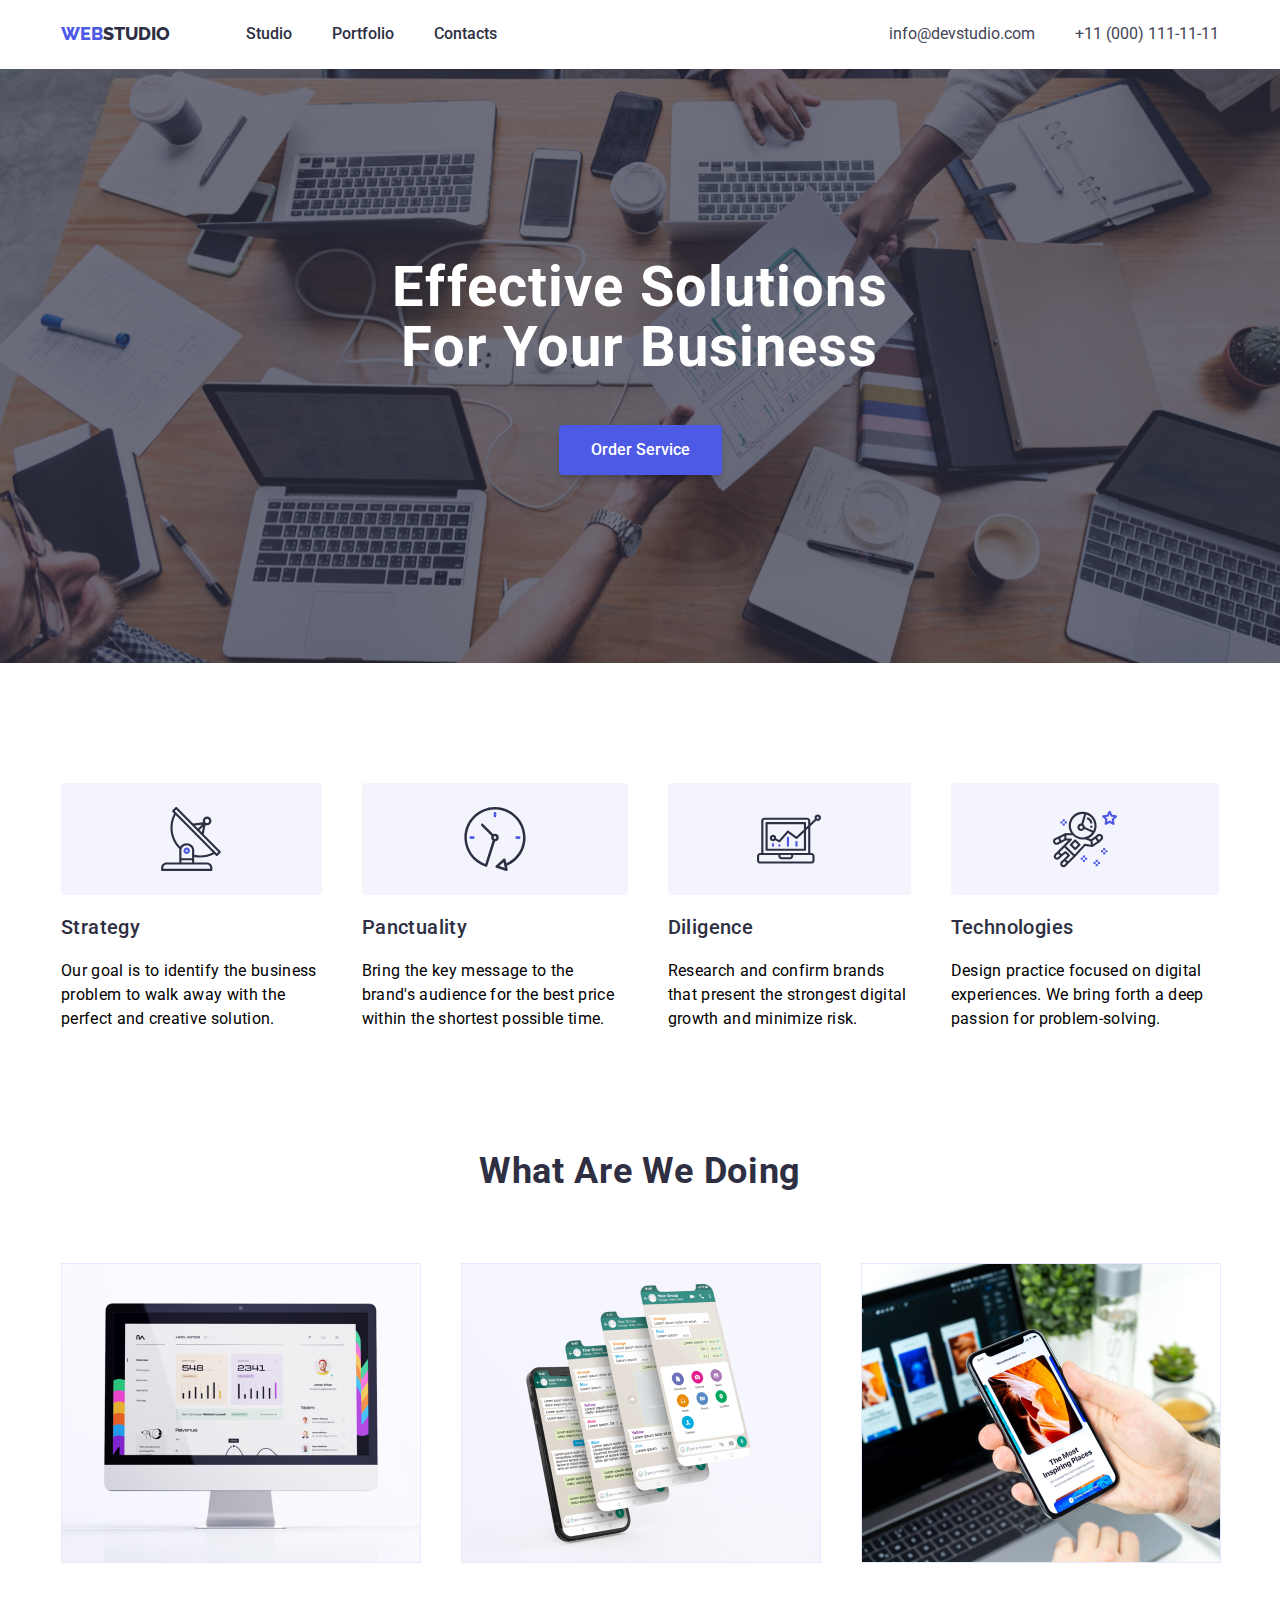
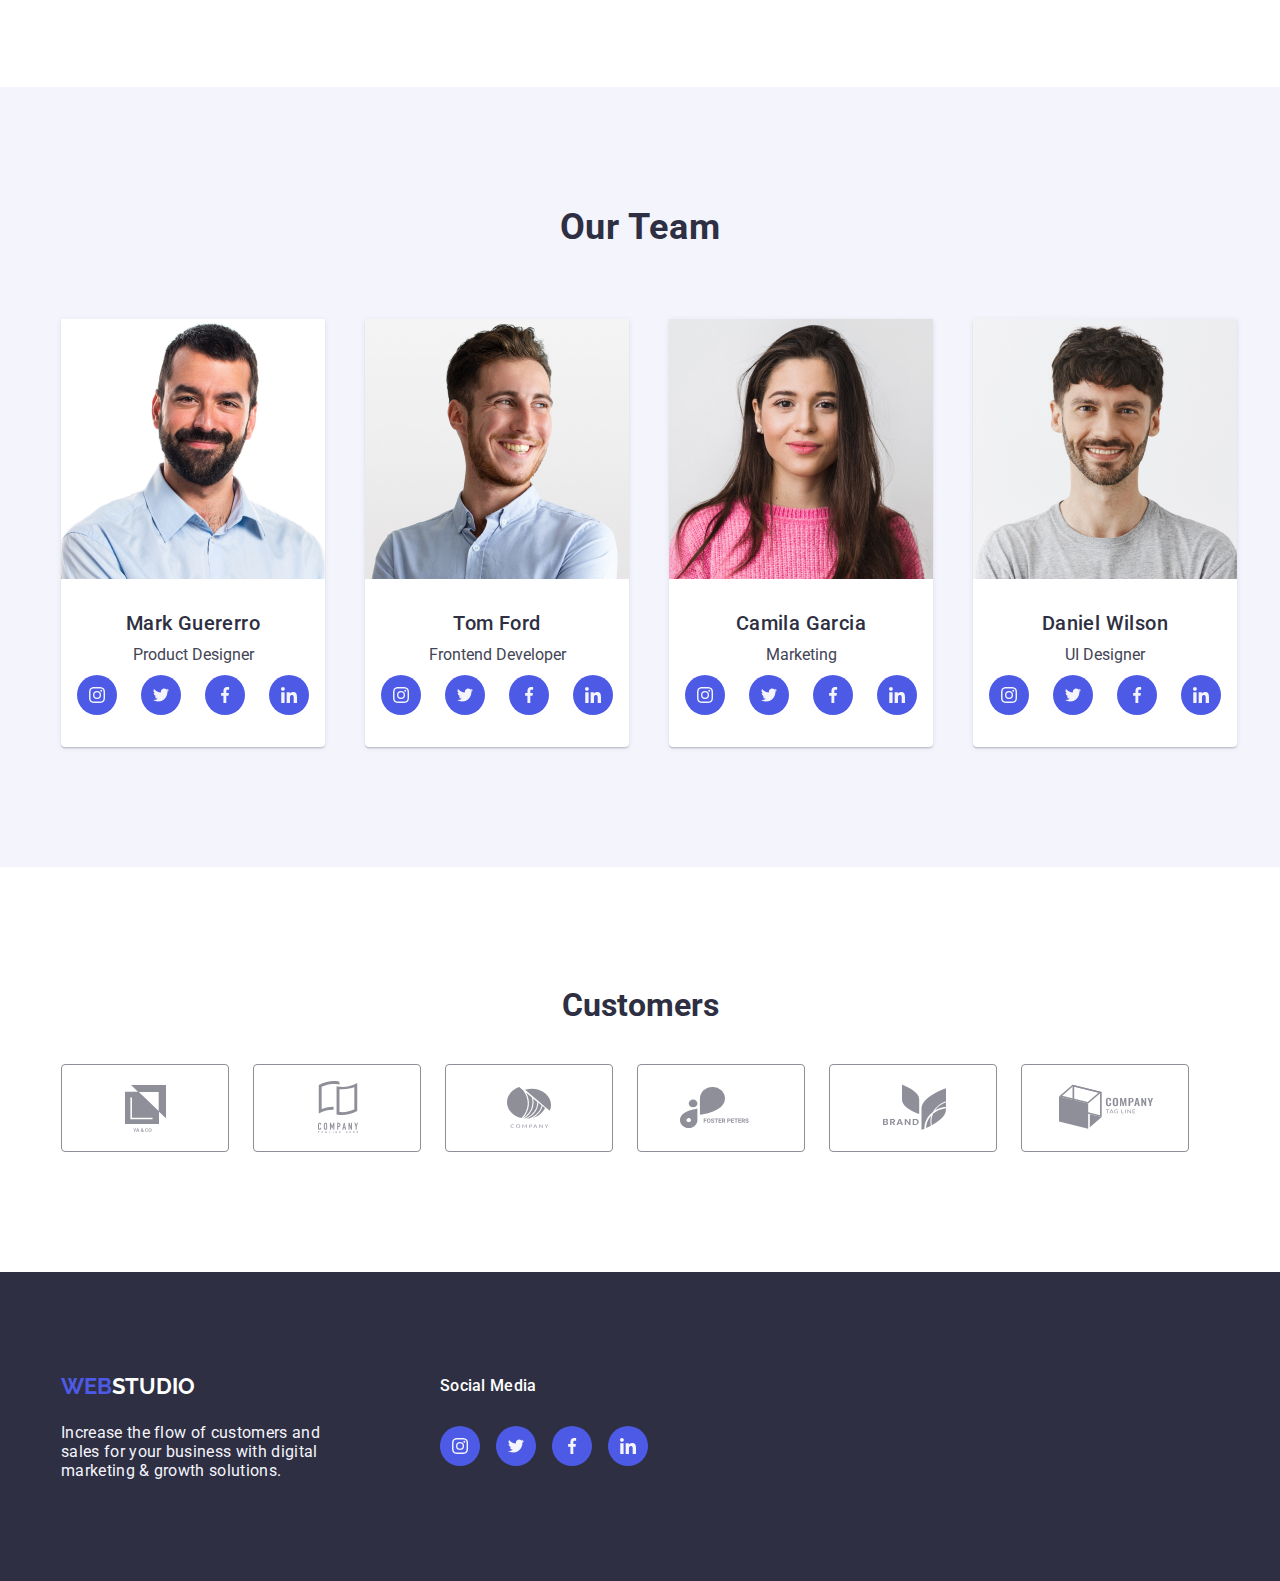
<file: index.html>
<!DOCTYPE html>
<html lang="en">

<head>
    <meta charset="UTF-8">
    <meta name="viewport" content="width=device-width, initial-scale=1.0">
    <link rel="stylesheet" href="css/style.css">
    <link rel="stylesheet" href="css/normalize.css">

    <link rel="preconnect" href="https://fonts.googleapis.com">
    <link rel="preconnect" href="https://fonts.gstatic.com" crossorigin>

    <link href="https://fonts.googleapis.com/css2?family=Raleway:wght@800&display=swap" rel="stylesheet">
    <link href="https://fonts.googleapis.com/css2?family=Roboto:wght@400;500&display=swap" rel="stylesheet">
    <title>HomeWork</title>
</head>

<body>
    <header class="header">
        <div class="container header-container">
            <nav class="nav">
                <a href="index.html" class="logo">
                    <span class="logo-span">Web</span>Studio
                </a>
                <ul class="nav-list">
                    <li class="nav-list-item">
                        <a class="nav-list-item-link" href="/goit-markup-hw-04/index.html">Studio</a>
                    </li>
                    <li class="nav-list-item">
                        <a class="nav-list-item-link" href="/goit-markup-hw-04/portfolio.html">Portfolio</a>
                    </li>
                    <li class="nav-list-item">
                        <a class="nav-list-item-link" href="#">Contacts</a>
                    </li>
                </ul>
            </nav>
            <address class="address">
                <a href="mailto:info@devstudio.com">info@devstudio.com</a>
                <a href="tel:+110001111111">+11 (000) 111-11-11</a>
            </address>
        </div>
    </header>
    <!--Main Section-->
    <main>
        <section class="hero">
            <div class="container">
                <h1 class="hero-title">
                    Effective Solutions <br> for Your Business
                </h1>
                <button type="button" class="hero-button">
                    Order Service
                </button>
            </div>
        </section>

        <section class="section about">
            <div class="container">
                <h2 class="about-title" hidden>Feature</h2>
                <ul class="about-list">
                    <li class="about-list-item">
                        <div class="about-list-item-img">
                            <svg class="about-icon" width="64" height="64">
                                <use href="images/svg/icons.svg#strategy"></use>
                            </svg>
                        </div>
                        <h3 class="about-item-title">Strategy</h3>
                        <p class="about-item-description">Our goal is to identify the business problem to walk away with the perfect and creative
                            solution.</p>
                    </li>
                    <li class="about-list-item">
                        <div class="about-list-item-img">
                            <svg class="about-icon" width="64" height="64">
                                <use href="images/svg/icons.svg#punctuality"></use>
                            </svg>
                        </div>
                        <h3 class="about-item-title">Panctuality</h3>
                        <p class="about-item-description">Bring the key message to the brand's audience for the best price within the shortest possible
                            time.</p>
                    </li>
                    <li class="about-list-item">
                        <div class="about-list-item-img">
                            <svg class="about-icon" width="64" height="64">
                                <use href="images/svg/icons.svg#deligence"></use>
                            </svg>
                        </div>
                        <h3 class="about-item-title">Diligence</h3>
                        <p class="about-item-description">Research and confirm brands that present the strongest digital growth and minimize risk.</p>
                    </li>
                    <li class="about-list-item">
                        <div class="about-list-item-img">
                            <svg class="about-icon" width="64" height="64">
                                <use href="images/svg/icons.svg#astronaut"></use>
                            </svg>
                        </div>
                        <h3 class="about-item-title">Technologies</h3>
                        <p class="about-item-description">Design practice focused on digital experiences. We bring forth a deep passion for
                            problem-solving.</p>
                    </li>
                </ul>
            </div>
        </section>
        
        <section class="services">
            <div class="container">
                <h2 class="services-title">
                    What Are We Doing
                </h2>
                <ul class="services-list">
                    <li class="services-list-item">
                        <img src="images/desktop.jpg" alt="apple monitor">
                    </li>
                    <li class="services-list-item">
                        <img src="images/cpinfo.jpg" alt="cellphone conversation">
                    </li>
                    <li class="services-list-item">
                        <img src="images/cphand.jpg" alt="most inspiring places">
                    </li>
                </ul>
            </div>
        </section>
        
        <section class="teams">
            <div class="container">
                <h2 class="teams-title">
                    Our Team
                </h2>
                <ul class="teams-list">
                    <li class="teams-list-item">
                        <img src="images/mario.jpg" alt="Mark Guerrero">
                        <div class="teams-list-item-details">
                            <h3 class="teams-item-name">Mark Guererro</h3>
                            <p class="teams-item-position">Product Designer</p>
                            <ul class="teams-social-list">
                                <li class="social-list-item">
                                    <a href="#" target="_blank">
                                        <svg class="social-list-img" width="16" height="16">
                                            <use href="images/svg/icons.svg#instagram"></use>
                                        </svg>
                                    </a>
                                </li>
                                <li class="social-list-item">
                                    <a href="#" target="_blank">
                                        <svg class="social-list-img" width="16" height="16">
                                            <use href="images/svg/icons.svg#twitter"></use>
                                        </svg>
                                    </a>
                                </li>
                                <li class="social-list-item">
                                    <a href="#" target="_blank">
                                        <svg class="social-list-img" width="16" height="16">
                                            <use href="images/svg/icons.svg#facebook"></use>
                                        </svg>
                                    </a>
                                </li>
                                <li class="social-list-item">
                                    <a href="#" target="_blank">
                                        <svg class="social-list-img" width="16" height="16">
                                            <use href="images/svg/icons.svg#linkedin"></use>
                                        </svg>
                                    </a>
                                </li>
                            </ul>
                        </div>
                    </li>
                    <li class="teams-list-item">
                        <img src="images/tom.jpg" alt="Tom Ford">
                        <div class="teams-list-item-details">
                            <h3 class="teams-item-name">Tom Ford</h3>
                            <p class="teams-item-position">Frontend Developer</p>
                            <ul class="teams-social-list">
                                <li class="social-list-item">
                                    <a href="#" target="_blank">
                                        <svg class="social-list-img" width="16" height="16">
                                            <use href="images/svg/icons.svg#instagram"></use>
                                        </svg>
                                    </a>
                                </li>
                                <li class="social-list-item">
                                    <a href="#" target="_blank">
                                        <svg class="social-list-img" width="16" height="16">
                                            <use href="images/svg/icons.svg#twitter"></use>
                                        </svg>
                                    </a>
                                </li>
                                <li class="social-list-item">
                                    <a href="#" target="_blank">
                                        <svg class="social-list-img" width="16" height="16">
                                            <use href="images/svg/icons.svg#facebook"></use>
                                        </svg>
                                    </a>
                                </li>
                                <li class="social-list-item">
                                    <a href="#" target="_blank">
                                        <svg class="social-list-img" width="16" height="16">
                                            <use href="images/svg/icons.svg#linkedin"></use>
                                        </svg>
                                    </a>
                                </li>
                            </ul>
                        </div>
                    </li>
                    <li class="teams-list-item">
                        <img src="images/camila.jpg" alt="Camila Garcia">
                        <div class="teams-list-item-details">
                            <h3 class="teams-item-name">Camila Garcia</h3>
                            <p class="teams-item-position">Marketing</p>
                            <ul class="teams-social-list">
                                <li class="social-list-item">
                                    <a href="#" target="_blank">
                                        <svg class="social-list-img" width="16" height="16">
                                            <use href="images/svg/icons.svg#instagram"></use>
                                        </svg>
                                    </a>
                                </li>
                                <li class="social-list-item">
                                    <a href="#" target="_blank">
                                        <svg class="social-list-img" width="16" height="16">
                                            <use href="images/svg/icons.svg#twitter"></use>
                                        </svg>
                                    </a>
                                </li>
                                <li class="social-list-item">
                                    <a href="#" target="_blank">
                                        <svg class="social-list-img" width="16" height="16">
                                            <use href="images/svg/icons.svg#facebook"></use>
                                        </svg>
                                    </a>
                                </li>
                                <li class="social-list-item">
                                    <a href="#" target="_blank">
                                        <svg class="social-list-img" width="16" height="16">
                                            <use href="images/svg/icons.svg#linkedin"></use>
                                        </svg>
                                    </a>
                                </li>
                            </ul>
                        </div>
                    </li>
                    <li class="teams-list-item">
                        <img src="images/daniel.jpg" alt="Daniel Wilson">
                        <div class="teams-list-item-details">
                            <h3 class="teams-item-name">Daniel Wilson</h3>
                            <p class="teams-item-position">UI Designer</p>
                            <ul class="teams-social-list">
                                <li class="social-list-item">
                                    <a href="#" target="_blank">
                                        <svg class="social-list-img" width="16" height="16">
                                            <use href="images/svg/icons.svg#instagram"></use>
                                        </svg>
                                    </a>
                                </li>
                                <li class="social-list-item">
                                    <a href="#" target="_blank">
                                        <svg class="social-list-img" width="16" height="16">
                                            <use href="images/svg/icons.svg#twitter"></use>
                                        </svg>
                                    </a>
                                </li>
                                <li class="social-list-item">
                                    <a href="#" target="_blank">
                                        <svg class="social-list-img" width="16" height="16">
                                            <use href="images/svg/icons.svg#facebook"></use>
                                        </svg>
                                    </a>
                                </li>
                                <li class="social-list-item">
                                    <a href="#" target="_blank">
                                        <svg class="social-list-img" width="16" height="16">
                                            <use href="images/svg/icons.svg#linkedin"></use>
                                        </svg>
                                    </a>
                                </li>
                            </ul>
                        </div>
                    </li>
                </ul>
            </div>
        </section>

        <section class="customers">
            <div class="container">
                <h2 class="customers-title">Customers</h2>
                <ul class="customers-list">
                    <li class="customers-list-item">
                        <a class="customer-icon-item-link">
                            <svg class="customers-list-item-img" width="104" height="56">
                                <use href="images/svg/icons.svg#client-1"></use>
                            </svg>
                        </a>
                    </li>
                    <li class="customers-list-item">
                        <a class="customer-icon-item-link">
                            <svg class="customers-list-item-img" width="104" height="56">
                                <use href="images/svg/icons.svg#client-2"></use>
                            </svg>
                        </a>                        
                    </li>
                    <li class="customers-list-item">
                        <a class="customer-icon-item-link">
                            <svg class="customers-list-item-img" width="104" height="56">
                                <use href="images/svg/icons.svg#client-3"></use>
                            </svg>
                        </a>                        
                    </li>
                    <li class="customers-list-item">
                        <a class="customer-icon-item-link">
                            <svg class="customers-list-item-img" width="104" height="56">
                                <use href="images/svg/icons.svg#client-4"></use>
                            </svg>
                        </a>                    
                    </li>
                    <li class="customers-list-item">
                        <a class="customer-icon-item-link">
                            <svg class="customers-list-item-img" width="104" height="56">
                                <use href="images/svg/icons.svg#client-5"></use>
                            </svg>
                        </a>                        
                    </li>
                    <li class="customers-list-item">
                        <a class="customer-icon-item-link">
                            <svg class="customers-list-item-img" width="104" height="56">
                                <use href="images/svg/icons.svg#client-6"></use>
                            </svg>
                        </a>                        
                    </li>
                </ul>
            </div>
        </section>
    </main>

    <!--Footer Section-->
    <footer class="footer">
        <div class="container footer-container">
            <div class="webstudio">
                <a href="index.html" class="footer-logo">
                    <span class="footer-logo-span">Web</span>Studio
                </a>
                <p class="f-logo-text">
                    Increase the flow of customers and<br>sales for your business with digital<br>marketing & growth solutions.
                </p>
            </div>

            <div class="social-media">
                <h3 class="footer-social-title">
                    Social Media
                </h3>
                <ul class="footer-social-list">
                    <li class="footer-social-item">
                        <a href="#">
                            <svg class="footer-social-list-img" width="16" height="16">
                                <use href="images/svg/icons.svg#instagram"></use>
                            </svg>
                        </a>
                    </li>
                    <li class="footer-social-item">
                        <a href="#">
                            <svg class="footer-social-list-img" width="16" height="16">
                                <use href="images/svg/icons.svg#twitter"></use>
                            </svg>
                        </a>
                    </li>
                    <li class="footer-social-item">
                        <a href="#">
                            <svg class="footer-social-list-img" width="16" height="16">
                                <use href="images/svg/icons.svg#facebook"></use>
                            </svg>
                        </a>
                    </li>
                    <li class="footer-social-item">
                        <a href="#">
                            <svg class="footer-social-list-img" width="16" height="16">
                                <use href="images/svg/icons.svg#linkedin"></use>
                            </svg>
                        </a>
                    </li>
                </ul>
            </div>
        </div>
    </footer>
</body>

</html>
</file>
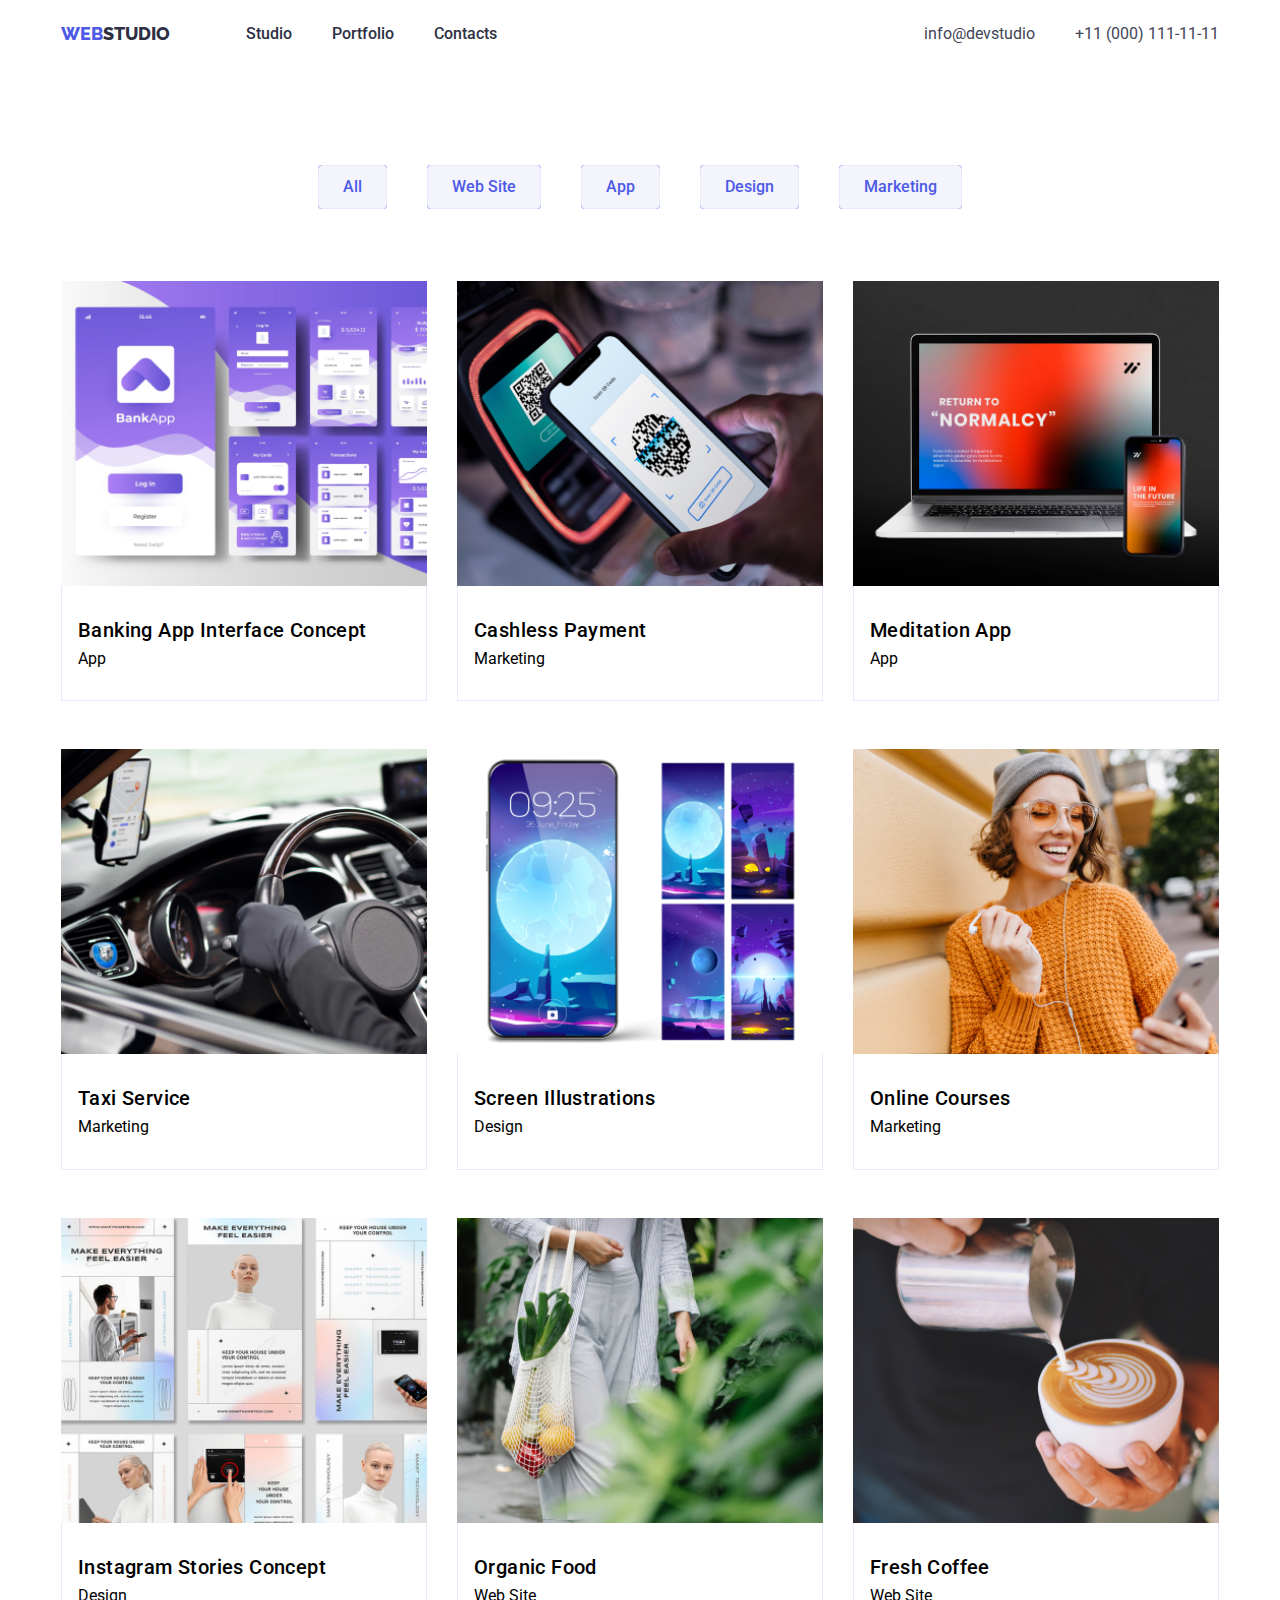
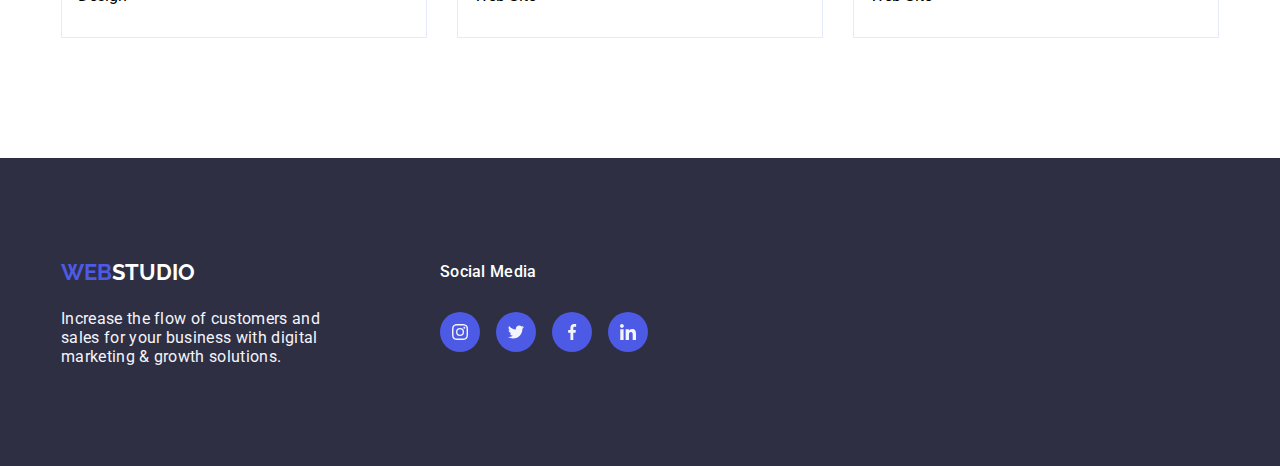
<file: portfolio.html>
<!DOCTYPE html>
<html lang="en">

<head>
    <meta charset="UTF-8">
    <meta name="viewport" content="width=device-width, initial-scale=1.0">
    <link rel="stylesheet" href="css/style.css">
    <link rel="stylesheet" href="css/normalize.css">
    <link rel="preconnect" href="https://fonts.googleapis.com">
    <link rel="preconnect" href="https://fonts.gstatic.com" crossorigin>
    <link href="https://fonts.googleapis.com/css2?family=Raleway:wght@800&display=swap" rel="stylesheet">
    <link href="https://fonts.googleapis.com/css2?family=Roboto:wght@400;500&display=swap" rel="stylesheet">
    <title>portfolio</title>
</head>

<body>
    <header class="header">
        <div class="container header-container">
            <nav class="nav">
                <a href="index.html" class="logo">
                    <span class="logo-span">Web</span>Studio
                </a>
                <ul class="nav-list">
                    <li class="nav-list-item">
                        <a class="nav-list-item-link" href="/goit-markup-hw-04/index.html">Studio</a>
                    </li>
                    <li class="nav-list-item">
                        <a class="nav-list-item-link" href="/goit-markup-hw-04/portfolio.html">Portfolio</a>
                    </li>
                    <li class="nav-list-item">
                        <a class="nav-list-item-link" href="#">Contacts</a>
                    </li>
                </ul>
            </nav>
            <address class="address">
                <a href="mailto:info@devstudio.com">info@devstudio</a>
                <a href="tel:+380000000000">+11 (000) 111-11-11</a>
            </address>
        </div>
    </header>
    <!--Main Section-->
    <main>
        <div class="container">
            <section class="section portfolio">
                <h2 class="portfolio-title" hidden>
                    Portfolio
                </h2>
                <ul class="portfolio-filter-list">
                    <li class="filter-list-item">
                        <button type="button" class="filter-buttons">All</button>
                    </li>
                    <li class="filter-list-item">
                        <button type="button" class="filter-buttons">Web Site</button>
                    </li>
                    <li class="filter-list-item">
                        <button type="button" class="filter-buttons">App</button>
                    </li>
                    <li class="filter-list-item">
                        <button type="button" class="filter-buttons">Design</button>
                    </li>
                    <li class="filter-list-item">
                        <button type="button" class="filter-buttons">Marketing</button>
                    </li>
                </ul>
                <ul class="portfolio-list">
                    <li class="portfolio-list-item">
                        <img src="images/bankapp.jpg" alt="Banking App" class="list-item-img">
                        <div class="list-item-content">
                            <h3 class="list-app-content">Banking App Interface Concept</h3>
                            <p>App</p>
                        </div>
                    </li>
                    <li class="portfolio-list-item">
                        <img src="images/cashless.jpg" alt="Cashless Payment" class="list-item-img">
                        <div class="list-item-content">
                            <h3 class="list-app-content">Cashless Payment</h3>
                            <p>Marketing</p>
                        </div>
                    </li>
                    <li class="portfolio-list-item">
                        <img src="images/meditation.jpg" alt="Meditation" class="list-item-img">
                        <div class="list-item-content">
                            <h3 class="list-app-content">Meditation App</h3>
                            <p>App</p>
                        </div>
                    </li>
                    <li class="portfolio-list-item">
                        <img src="images/taxi-service.jpg" alt="Taxi Service" class="list-item-img">
                        <div class="list-item-content">
                            <h3 class="list-app-content">Taxi Service</h3>
                            <p>Marketing</p>
                        </div>
                    </li>
                    <li class="portfolio-list-item">
                        <img src="images/screen-illustration.jpg" alt="Screen Illustration" class="list-item-img">
                        <div class="list-item-content">
                            <h3 class="list-app-content">Screen Illustrations</h3>
                            <p>Design</p>
                        </div>
                    </li>
                    <li class="portfolio-list-item">
                        <img src="images/online-courses.jpg" alt="Online Courses" class="list-item-img">
                        <div class="list-item-content">
                            <h3 class="list-app-content">Online Courses</h3>
                            <p>Marketing</p>
                        </div>
                    </li>
                    <li class="portfolio-list-item">
                        <img src="images/instagram-stories.jpg" alt="Instagram Stories" class="list-item-img">
                        <div class="list-item-content">
                            <h3 class="list-app-content">Instagram Stories Concept</h3>
                            <p>Design</p>
                        </div>
                    </li>
                    <li class="portfolio-list-item">
                        <img src="images/organic-food.jpg" alt="Orgarnic Food" class="list-item-img">
                        <div class="list-item-content">
                            <h3 class="list-app-content">Organic Food</h3>
                            <p>Web Site</p>
                        </div>
                    </li>
                    <li class="portfolio-list-item">
                        <img src="images/fresh-coffee.jpg" alt="Fresh Coffee" class="list-item-img">
                        <div class="list-item-content">
                            <h3 class="list-app-content">Fresh Coffee</h3>
                            <p>Web Site</p>
                        </div>
                    </li>
                </ul>
            </section>
        </div>
    </main>

    <!--Footer Section-->
    <footer class="footer">
        <div class="container footer-container">
            <div class="webstudio">
                <a href="index.html" class="footer-logo">
                    <span class="footer-logo-span">Web</span>Studio
                </a>
                <p class="f-logo-text">
                    Increase the flow of customers and<br>sales for your business with digital<br>marketing & growth solutions.
                </p>
            </div>

            <div class="social-media">
                <h3 class="footer-social-title">
                    Social Media
                </h3>
                <ul class="footer-social-list">
                    <li class="footer-social-item">
                        <a href="#">
                            <svg class="footer-social-list-img" width="16" height="16">
                                <use href="images/svg/icons.svg#instagram"></use>
                            </svg>
                        </a>
                    </li>
                    <li class="footer-social-item">
                        <a href="#">
                            <svg class="footer-social-list-img" width="16" height="16">
                                <use href="images/svg/icons.svg#twitter"></use>
                            </svg>
                        </a>
                    </li>
                    <li class="footer-social-item">
                        <a href="#">
                            <svg class="footer-social-list-img" width="16" height="16">
                                <use href="images/svg/icons.svg#facebook"></use>
                            </svg>
                        </a>
                    </li>
                    <li class="footer-social-item">
                        <a href="#">
                            <svg class="footer-social-list-img" width="16" height="16">
                                <use href="images/svg/icons.svg#linkedin"></use>
                            </svg>
                        </a>
                    </li>
                </ul>
            </div>
        </div>
    </footer>
</body>

</html>
</file>
<file: css/style.css>
a {
    text-decoration: none;
    font-style: normal;
}

body {
    font-family: "Roboto", sans-serif;
}

h1,h2,h3,h4,h5,h6 {
    text-transform: capitalize;
}

button {
    border: none;
    outline: none;
    cursor: pointer;
}

.teams-item-position {
    margin: 0;
    padding: 0;
    font-size: 16px;
    font-weight: 400;
    line-height: 1.5;
}


ul {
    list-style: none;
}

:root {
    --iris: #4D5AE5;
    --ocean: #404BBF;
    --navyblue: #2E2F42;
    --green: #31D0AA;
    --slate: #434455;
    --lightslate: #8E8F99;
    --cornflower: #E7E9FC;
    --cloud: #F4F4FD;
    --navybluemodal: #2E2F42;
    --grey: #2E2F42;
    --white: #FFFFFF;
    --dairy: #FCFCFC;
}

.container {
    width: 1158px;
    margin: 0 auto;
}
.header {
    padding: 24px;
}
.header-container{
    display: flex;
    justify-content: center;
    align-items: center;
    background: var(--white);
}
main {
    display: block;
    width: 100%;
}

.nav {
    display: inline-flex;
    justify-content: space-between;
    align-items: center;
    gap: 76px;
}

.nav .logo-span {
    color: var(--iris);
    margin-left: auto;
}

.nav .logo {
    color: var(--navyblue);
    font-family: "Raleway", sans-serif;
    font-size: 18px;
    font-style: normal;
    font-weight: 800;
    text-transform: uppercase;
    text-decoration: none;
}

.nav-list {
    display: flex;
    justify-content: space-between;
    align-items: center;
    gap: 40px;
}
.nav-list-item{
    position: relative;
}
.nav-list-item:hover .nav-list-item-link::after{
    width: 100%;
}
.nav-list-item-link::after{
    content: '';
    height: 4px;
    width: 0;
    background-color: var(--ocean);
    border-radius: 2px;
    position: absolute;
    left: 0;
    bottom: -25px;
}
.nav-list-item-link {
    font-weight: 500;
    color: var(--navyblue);
}

.nav-list-item:hover .nav-list-item-link{
    color: var(--ocean);
}

.address {
    display: inline-flex;
    align-items: flex-start;
    gap: 40px;
    margin-left: auto;
}

.address a {
    font-style: normal;
    color: var(--slate);
}

.address a:hover {
    color: var(--iris);
}

/* main section*/
.hero{
    flex-direction: column;
    gap: 40px;
    background-image: linear-gradient(rgba(46, 47, 66, 0.70), rgba(46, 47, 66, 0.70)), url(../images/office.jpg);
    padding: 188px 0;
}
.section{
    display: flex;
    justify-content: center;
    align-items: center;
}
.hero-title {
    font-size: 56px;
    font-weight: 700;
    line-height: 60px;
    letter-spacing: 0.02em;
    text-align: center;
    color: var(--white);
}
.hero-button {
    font-size: 16px;
    font-weight: 500;
    padding: 16px 32px;
    text-transform: capitalize;
    border-radius: 4px;
    color: var(--white);
    background: var(--iris);
    box-shadow: 0px 4px 4px 0px rgba(0, 0, 0, 0.15);
    transition: all 0.1s ease-in-out;
    margin: 48px auto 0;
    display: block;
}

.hero-button:hover {
    background: var(--ocean);
    color: var(--white);
}

.hero-button:active {
    transform: scale(0.95);
}
.about{
    flex-direction: column;
    padding: 120px 0;
}
.about-title {
    text-align: center;
    color: var(--navyblue);
    font-size: 2rem;
    font-weight: 500;
    margin-bottom: 40px;
}

.about-list {
    display: flex;
    justify-content: space-between;
    align-items: center;
    gap: 40px;
}

.about-list-item {
    display: flex;
    flex-direction: column;
    gap: 20px;
}

.about-list-item h3 {
    color: var(--navyblue);
}

.about-item-title {
    font-size: 20px;
    font-weight: 500;
    line-height: 24px;
    letter-spacing: 0.02em;
    text-align: left;
}
.teams-item-name{
    font-size: 22px;
    color: var(--navyblue);
}
.about-item-description{
    font-size: 16px;
    font-weight: 400;
    line-height: 24px;
    letter-spacing: 0.02em;
}
.about-list-item-img{
    height: 112px;
    width: 100%;
    border-radius: 4px;
    background: var(--cloud);
    display: flex;
    justify-content: center;
    align-items: center;
}
.services {
    flex-direction: column;
    padding-bottom: 120px;
}

.services-title {
    color: var(--navyblue);
    margin-bottom: 72px;
    font-size: 36px;
    font-weight: 700;
    line-height: 40px;
    letter-spacing: 0.02em;
    text-align: center;
}

.services-list {
    display: flex;
    justify-content: space-between;
    align-items: center;
    gap: 40px;
}

.teams {
    flex-direction: column;
    padding: 120px 0;
    background-color: var(--cloud);
}

.teams-title {
    text-align: center;
    color: var(--navyblue);
    font-size: 36px;
    font-weight: 700;
    line-height: 40px;
    margin-bottom: 72px;
    letter-spacing: 0.02em;
}

.teams-list {
    display: flex;
    justify-content: space-between;
    align-items: center;
    gap: 40px;
}

.teams-list-item {
    display: flex;
    justify-content: center;
    align-items: center;
    flex-direction: column;
    background: var(--white);
    box-shadow: 0px 2px 1px 0px rgba(46, 47, 66, 0.08), 0px 1px 1px 0px rgba(46, 47, 66, 0.16), 0px 1px 6px 0px rgba(46, 47, 66, 0.08);
    border-radius: 0px 0px 4px 4px;
}

.team-list-item img {
    object-fit: cover;
}

.teams-list-item-details {
    display: flex;
    flex-direction: column;
    align-items: center;
    gap: 8px;
    padding: 32px 16px;
    width: 100%;
}

.teams-item-name {
    font-size: 20px;
    color: var(--navyblue);
    font-weight: 500;
    line-height: 24px;
    letter-spacing: 0.02em;
    text-align: center;
}

.teams-item-position{
    font-size: 16px;
    color: var(--slate);
}
.teams-social-list{
    display: flex;
    justify-content: center;
    align-items: center;
    gap: 24px;
}
.social-list-item{
    width: 40px;
    height: 40px;
    padding: 12px;
    background: var(--iris);
    border-radius: 50%;
    cursor: pointer;
}
.teams-social-list li:hover {
    background-color: var(--ocean);
}
.social-list-img{
    fill: var(--cloud);
}
.customers{
    display: flex;
    justify-content: center;
    align-items: center;
    flex-direction: column;
    gap: 32px;
    padding: 120px 40px;
}
.customers-title{
    text-align: center;
    color: var(--navyblue);
    font-size: 32px;
    font-weight: 700;
    margin-bottom: 40px;
}
.customers-list{
    width: 100%;
    display: flex;
    align-items: center;
    gap: 24px;
}
.customers-list-item{
    width: 168px;
    height: 88px;
    border-radius: 4px;
    border: 1px solid var(--lightslate);
    display: flex;
    justify-content: center;
    align-items: center;
}
.customers-list-item:hover {
    border-color:  var(--ocean);
}
.customer-icon-item-link{
    color: var(--lightslate);
}
.customers-list-item:hover .customer-icon-item-link{
    color: var(--ocean);
}
.customers-list-item-img{
    width: 100%;
    fill: currentColor;
}

/* Portfolio Header, Main and Footer */

.portfolio {
    flex-direction: column;
    padding-top: 96px;
    padding-bottom: 120px;
}

.portfolio-title {
    text-align: center;
    color: var(--navyblue);
    font-size: 32px;
    font-weight: 500;
    margin-bottom: 40px;
}

.portfolio-filter-list {
    display: flex;
    justify-content: center;
    align-items: center;
    gap: 40px;
    margin-bottom: 72px;
}

.portfolio-list {
    display: flex;
    justify-content: space-between;
    align-items: center;
    gap: 40px;
}

.filter-list-item .filter-buttons {
    font-size: 16px;
    font-weight: 500;
    color: var(--navyblue);
    padding: 12px 24px;
    border-radius: 4px;
    color: var(--iris);
    border: 1px solid var(--cornflower);
    background: var(--cloud);
    transition: all 0.3s ease-in-out;
}

.filter-list-item .filter-buttons:hover {
    background: var(--ocean);
    color: var(--white);
    box-shadow: 0px 2px 2px 0px rgba(0, 0, 0, 0.12), 0px 2px 1px 0px rgba(0, 0, 0, 0.08), 0px 3px 1px 0px rgba(0, 0, 0, 0.10);
    border-color: var(--ocean);
}

.filter-list-item .filter-buttons:active {
    transform: scale(0.95);
}

.filter-list-item {
    border-radius: 4px;
    border: none;
    background: var(--iris);
    color: var(--white);
}

.portfolio-list {
    display: flex;
    flex-wrap: wrap;
    justify-content: space-between;
    align-items: center;
    row-gap: 48px;
    column-gap: 24px;
}

.portfolio-list-item {
    display: flex;
    flex-direction: column;
    background: var(--white);
    width: calc(33.33% - 20px);
    cursor: pointer;
    transition: all 0.3s ease-in-out;
}
.list-app-content{
    font-size: 20px;
    font-weight: 500;
    line-height: 24px;
    letter-spacing: 0.02em;
    text-align: left;
}
.portfolio-list-item:hover {
    box-shadow: 0px 2px 2px 0px rgba(0, 0, 0, 0.12), 0px 2px 1px 0px rgba(0, 0, 0, 0.08), 0px 3px 1px 0px rgba(0, 0, 0, 0.10);
}

.portfolio-list-item img {
    object-fit: cover;
}

.portfolio-list-item .list-item-content {
    display: flex;
    flex-direction: column;
    gap: 8px;
    padding: 32px 16px;
    border-bottom: 1px solid var(--cornflower);
    border-left: 1px solid var(--cornflower);
    border-right: 1px solid var(--cornflower);
}

.list-item-card-content {
    color: var(--navyblue);
    font-size: 20px;
    font-weight: 500;
    line-height: 24px;
    letter-spacing: 0.02em;
    text-align: left;
}

.list-item-app {
    color: var(--slate);
    font-size: 16px;
    font-weight: 400;
    line-height: 24px;
    letter-spacing: 0.02em;
    text-align: left;
}
.footer{
    background:var(--navyblue);
    width: 100%;
    padding-top: 101.5px;
    padding-bottom: 100px;
}
.footer-container{
    display: flex;
    align-items: flex-start;
    gap: 120px;
}
.webstudio{
    display: flex;
    justify-content: center;
    align-items: flex-start;
    flex-direction: column;
    gap: 8px;
}
.footer-logo {
    color: var(--white);
    font-family: "Raleway", sans-serif;
    font-size: 22px;
    font-weight: 700;
    text-transform: uppercase;
}
.footer-logo-span {
    color: var(--iris);
}
.f-logo-text {
    font-size: 16px;
    color: var(--cloud);
    line-height: 1.2;
    margin-top: 16px;
    font-weight: 400;
    letter-spacing: 0.02em;
    text-align: left;
}
.social-media{
    display: flex;
    justify-content: center;
    align-items: flex-start;
    flex-direction: column;
    gap: 8px;
}
.footer-social-title{
    font-size: 16px;
    font-weight: 500;
    line-height: 24px;
    letter-spacing: 0.02em;
    color: var(--white);
}

.footer-social-list {
    display: inline-flex;
    align-items: flex-start;
    gap: 16px;
    margin-top: 20px;
}
.footer-social-item {
    width: 40px;
    height: 40px;
    padding: 12px;
    background: var(--iris);
    border-radius: 50%;
    cursor: pointer;
}

.footer-social-list-img {
    fill: var(--cloud);
}

.footer-social-item:hover {
    background: var(--green);
}
</file>
